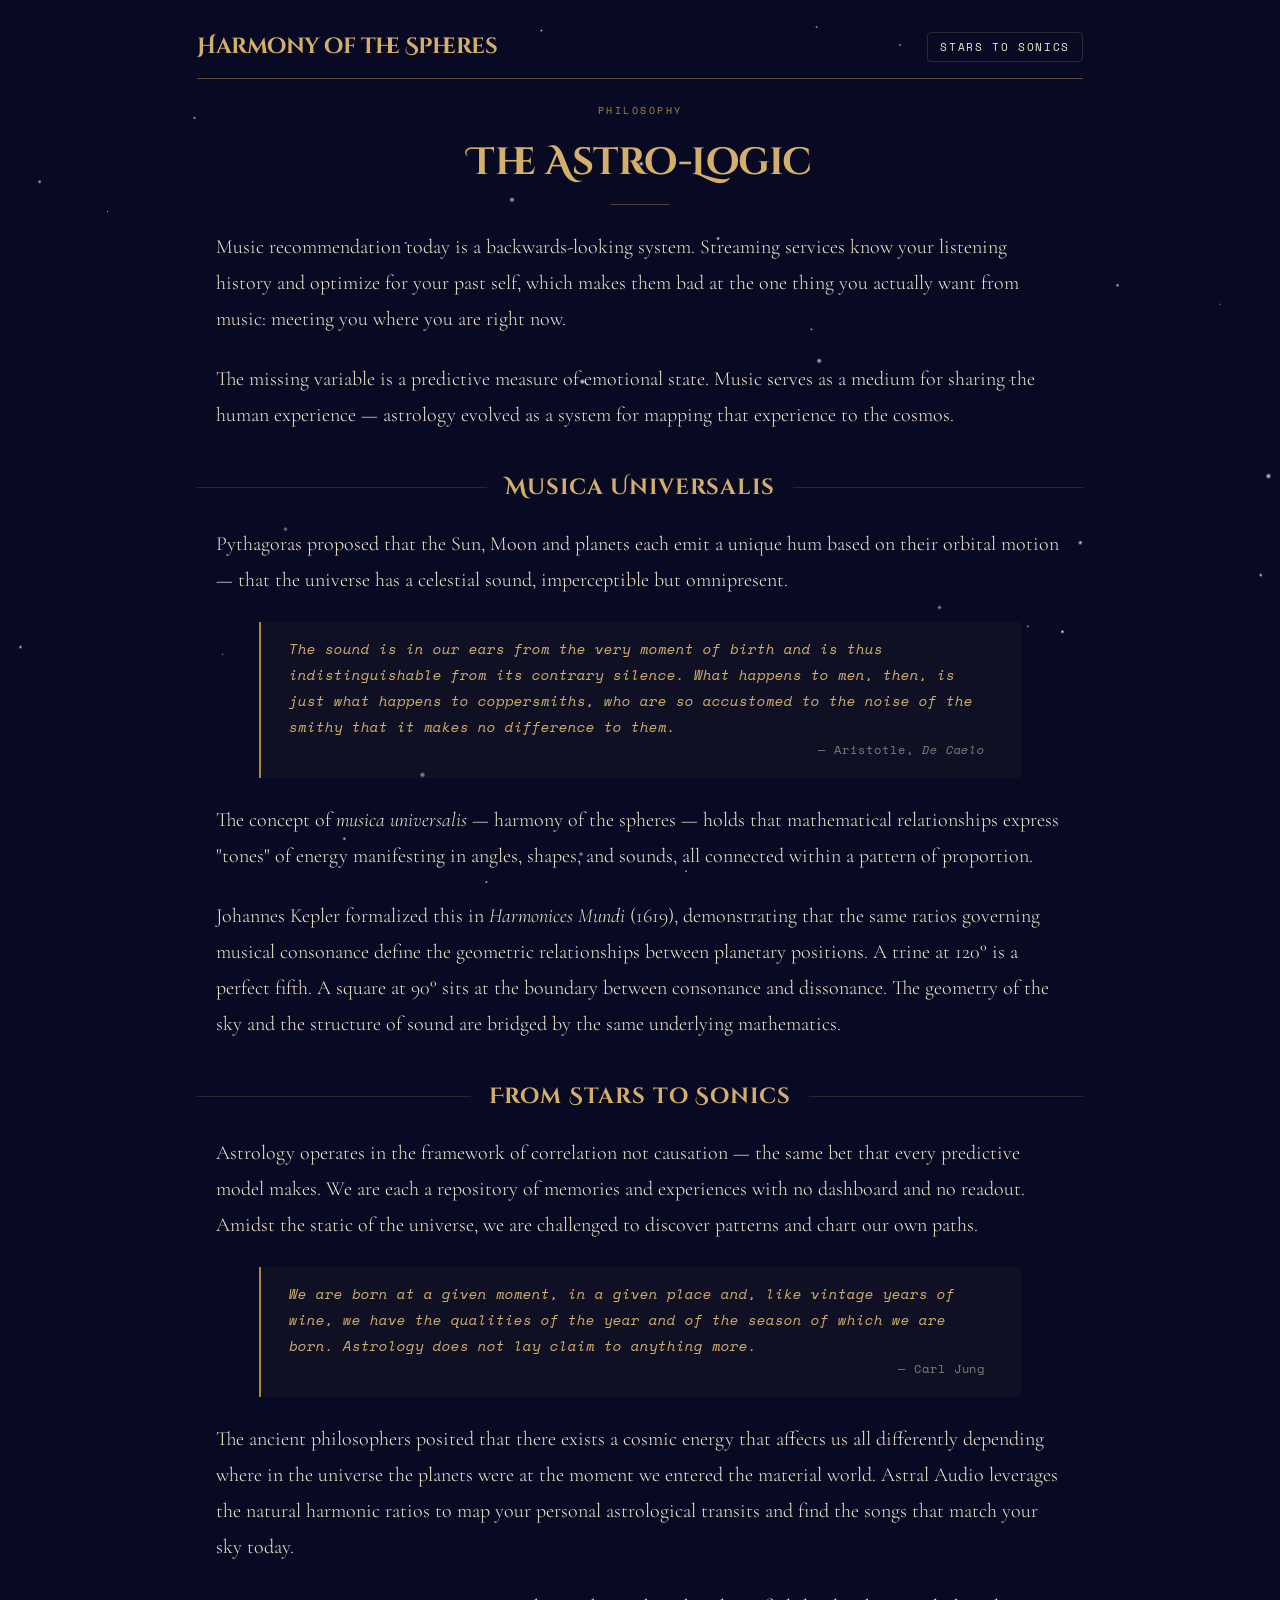
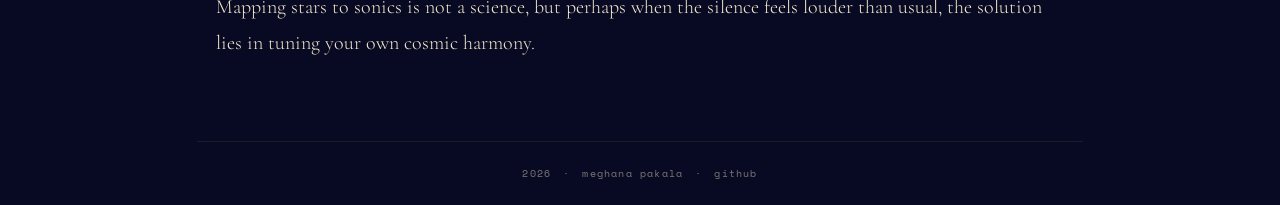
<file: app/templates/about.html>
<!DOCTYPE html>
<html lang="en">
<head>
<meta charset="UTF-8">
<meta name="viewport" content="width=device-width, initial-scale=1.0">
<title>Harmony of the Spheres — Philosophy</title>
<link rel="preconnect" href="https://fonts.googleapis.com">
<link href="https://fonts.googleapis.com/css2?family=Cinzel+Decorative:wght@700&family=Cormorant+Garamond:ital,wght@0,300;0,400;0,600;1,300;1,400&family=Space+Mono:ital,wght@0,400;0,700;1,400&display=swap" rel="stylesheet">
<style>
:root {
  --navy:      #080A23;
  --navy-mid:  #111830;
  --navy-card: #141c35;
  --gold:      #d4af6a;
  --gold-dim:  #a88840;
  --gold-pale: #f0dfa0;
  --cream:     #f2e8cc;
  --border-dim: rgba(212,175,106,0.1);
  --border:    rgba(212,175,106,0.18);
  --border-mid: rgba(212,175,106,0.35);
  --border-h:  rgba(212,175,106,0.45);
  --text-dim:  rgba(242,232,204,0.5);
  --cinzel:    'Cinzel Decorative', Georgia, serif;
  --mono:      'Space Mono', monospace;
  --serif:     'Cormorant Garamond', Georgia, serif;
}
*,*::before,*::after{box-sizing:border-box;margin:0;padding:0}
html{scroll-behavior:smooth}
body{background:#080A23;font-family:var(--serif);color:var(--cream);min-height:100vh;overflow-x:hidden}
a{color:var(--gold);text-decoration:none}
a:hover{color:var(--gold-pale)}

/* ── Starfield ── */
body::before{
  content:'';position:fixed;inset:0;z-index:0;pointer-events:none;
  background-image:
    radial-gradient(1.5px 1.5px at 63.8% 3.0%,rgba(255,255,255,0.64) 0%,transparent 100%),
    radial-gradient(2.5px 2.5px at 73.4% 67.5%,rgba(255,255,255,0.58) 0%,transparent 100%),
    radial-gradient(1.5px 1.5px at 42.3% 3.4%,rgba(255,255,255,0.75) 0%,transparent 100%),
    radial-gradient(2px 2px at 3.1% 20.2%,rgba(255,255,255,0.77) 0%,transparent 100%),
    radial-gradient(2.5px 2.5px at 22.3% 58.8%,rgba(255,255,255,0.55) 0%,transparent 100%),
    radial-gradient(1.5px 1.5px at 80.3% 69.6%,rgba(255,255,255,0.61) 0%,transparent 100%),
    radial-gradient(1px 1px at 95.3% 33.8%,rgba(255,255,255,0.59) 0%,transparent 100%),
    radial-gradient(2.5px 2.5px at 84.4% 60.3%,rgba(255,255,255,0.84) 0%,transparent 100%),
    radial-gradient(1.5px 1.5px at 53.6% 96.8%,rgba(255,255,255,0.77) 0%,transparent 100%),
    radial-gradient(1.5px 1.5px at 70.3% 5.0%,rgba(255,255,255,0.67) 0%,transparent 100%),
    radial-gradient(1px 1px at 8.4% 23.5%,rgba(255,255,255,0.66) 0%,transparent 100%),
    radial-gradient(1.5px 1.5px at 63.4% 36.6%,rgba(255,255,255,0.63) 0%,transparent 100%),
    radial-gradient(2px 2px at 26.9% 93.2%,rgba(255,255,255,0.79) 0%,transparent 100%),
    radial-gradient(1px 1px at 17.4% 72.7%,rgba(255,255,255,0.7) 0%,transparent 100%),
    radial-gradient(2px 2px at 98.5% 63.9%,rgba(255,255,255,0.82) 0%,transparent 100%),
    radial-gradient(1.5px 1.5px at 31.7% 27.0%,rgba(255,255,255,0.93) 0%,transparent 100%),
    radial-gradient(2px 2px at 87.3% 31.7%,rgba(255,255,255,0.71) 0%,transparent 100%),
    radial-gradient(2px 2px at 56.1% 26.5%,rgba(255,255,255,0.91) 0%,transparent 100%),
    radial-gradient(3px 3px at 40.0% 22.2%,rgba(255,255,255,0.75) 0%,transparent 100%),
    radial-gradient(1px 1px at 78.9% 42.3%,rgba(255,255,255,0.7) 0%,transparent 100%),
    radial-gradient(3px 3px at 99.1% 52.9%,rgba(255,255,255,0.89) 0%,transparent 100%),
    radial-gradient(2px 2px at 1.6% 71.9%,rgba(255,255,255,0.76) 0%,transparent 100%),
    radial-gradient(2.5px 2.5px at 45.4% 94.9%,rgba(255,255,255,0.66) 0%,transparent 100%),
    radial-gradient(2.5px 2.5px at 50.1% 18.2%,rgba(255,255,255,0.9) 0%,transparent 100%),
    radial-gradient(3px 3px at 45.5% 42.4%,rgba(255,255,255,0.95) 0%,transparent 100%),
    radial-gradient(1.5px 1.5px at 38.0% 98.0%,rgba(255,255,255,0.86) 0%,transparent 100%),
    radial-gradient(2px 2px at 83.0% 70.2%,rgba(255,255,255,0.94) 0%,transparent 100%),
    radial-gradient(1.5px 1.5px at 15.2% 13.1%,rgba(255,255,255,0.91) 0%,transparent 100%),
    radial-gradient(3px 3px at 64.0% 40.1%,rgba(255,255,255,0.76) 0%,transparent 100%),
    radial-gradient(3px 3px at 33.0% 86.1%,rgba(255,255,255,0.66) 0%,transparent 100%);
}

/* ── Layout ── */
.screen{position:relative;z-index:1;animation:fadeIn .4s ease}
@keyframes fadeIn{from{opacity:0;transform:translateY(10px)}to{opacity:1;transform:translateY(0)}}

.page-wrap{max-width:950px;margin:0 auto;padding:32px 32px 24px}

/* ── Header ── */
.page-header{text-align:center;margin-bottom:24px}
.eyebrow{
  font-family:var(--mono);font-size:10px;letter-spacing:.25em;text-transform:uppercase;
  color:var(--gold-dim);margin-bottom:24px;display:block;
}
.page-title{
  font-family:var(--cinzel);color:var(--gold);
  font-size:clamp(22px,3vw,42px);font-weight:700;line-height:1.1;letter-spacing:-0.5px;
  margin-bottom:20px;
}
.title-rule{
  width:60px;height:1px;background:var(--border-mid);margin:0 auto;
}

/* ── Content inset ── */
.content-inset{padding:0 clamp(8px,1.5vw,24px)}

/* ── Body text ── */
.section{margin-bottom:40px}

.section-heading{
  display:flex;align-items:center;gap:18px;
  font-family:var(--cinzel);color:var(--gold);
  font-size:clamp(16px,1.7vw,22px);font-weight:700;letter-spacing:.04em;
  white-space:nowrap;margin-bottom:24px;
}
.section-heading::before,.section-heading::after{
  content:'';flex:1;height:1px;background:var(--border);
}

.body-text{
  font-family:var(--serif);font-size:clamp(16px,1.6vw,20px);
  font-weight:300;line-height:1.8;color:var(--cream);
}
.body-text + .body-text{margin-top:1.2em}

/* ── Blockquote ── */
blockquote{
  margin:24px auto;
  max-width:90%;
  padding:14px 28px 20px;
  border-left:2px solid var(--gold-dim);
  background:rgba(212,175,106,0.04);
  border-radius:0 4px 4px 0;
}
blockquote p{
  font-family:var(--mono);font-size:clamp(12px,1.1vw,15px);
  font-style:italic;font-weight:300;line-height:1.85;
  color:var(--gold);
}
blockquote cite{
  display:block;margin-top:0;text-align:right;padding-right:8px;
  font-family:var(--mono);font-size:clamp(10px,0.95vw,13px);letter-spacing:.08em;
  color:var(--text-dim);font-style:normal;
}

/* ── Footer ── */
.site-footer{
  margin-top:80px;padding-top:24px;
  border-top:1px solid var(--border-dim);
  font-family:var(--mono);font-size:10px;letter-spacing:.12em;
  color:var(--text-dim);
  display:flex;justify-content:center;align-items:center;gap:12px;
}
.site-footer a{color:var(--text-dim);text-decoration:none;transition:color .2s}
.site-footer a:hover{color:var(--gold)}

/* ── Nav header ── */
nav{
  display:flex;justify-content:space-between;align-items:center;gap:16px;
  margin-bottom:24px;padding-bottom:16px;
  border-bottom:1px solid rgba(212,175,106,0.4);
}
.nav-link{
  font-family:var(--mono);font-size:11px;letter-spacing:.15em;
  text-transform:uppercase;
  color:var(--cream);text-decoration:none;
  border:1px solid var(--border);border-radius:4px;
  padding:6px 12px;transition:border-color .2s,color .2s;
}
.nav-link:hover{border-color:var(--border-h);color:var(--gold)}
.logo{
  font-family:var(--cinzel);font-size:clamp(16px,1.8vw,22px);
  font-weight:700;letter-spacing:-0.5px;line-height:1.05;color:var(--gold);
  text-decoration:none;
}
@media(max-width:768px){
  .page-wrap{padding:24px 16px 32px}
  .nav-link{white-space:normal;text-align:center;padding:6px 8px}
}
</style>
</head>
<body>
<div class="screen">
  <div class="page-wrap">

    <nav>
      <a href="/" class="logo">Harmony of the&nbsp;Spheres</a>
      <a href="https://github.com/meghana-pakala/astral-audio" target="_blank" rel="noopener" class="nav-link">Stars to Sonics</a>
    </nav>

    <header class="page-header">
      <span class="eyebrow">Philosophy</span>
      <h1 class="page-title">The Astro-Logic</h1>
      <div class="title-rule"></div>
    </header>

    <section class="section">
      <div class="content-inset">
        <p class="body-text">Music recommendation today is a backwards-looking system. Streaming services know your listening history and optimize for your past self, which makes them bad at the one thing you actually want from music: meeting you where you are right now.</p>
        <p class="body-text">The missing variable is a predictive measure of emotional state. Music serves as a medium for sharing the human experience — astrology evolved as a system for mapping that experience to the cosmos.</p>
      </div>
    </section>

    <section class="section">
      <h2 class="section-heading">Musica Universalis</h2>
      <div class="content-inset">
        <p class="body-text">Pythagoras proposed that the Sun, Moon and planets each emit a unique hum based on their orbital motion — that the universe has a celestial sound, imperceptible but omnipresent.</p>

        <blockquote>
          <p>The sound is in our ears from the very moment of birth and is thus indistinguishable from its contrary silence. What happens to men, then, is just what happens to coppersmiths, who are so accustomed to the noise of the smithy that it makes no difference to them.</p>
          <cite>— Aristotle, <em>De Caelo</em></cite>
        </blockquote>

        <p class="body-text">The concept of <em>musica universalis</em> — harmony of the spheres — holds that mathematical relationships express "tones" of energy manifesting in angles, shapes, and sounds, all connected within a pattern of proportion.</p>
        <p class="body-text">Johannes Kepler formalized this in <em>Harmonices Mundi</em> (1619), demonstrating that the same ratios governing musical consonance define the geometric relationships between planetary positions. A trine at 120° is a perfect fifth. A square at 90° sits at the boundary between consonance and dissonance. The geometry of the sky and the structure of sound are bridged by the same underlying mathematics.</p>
      </div>
    </section>

    <section class="section">
      <h2 class="section-heading">From Stars to Sonics</h2>
      <div class="content-inset">
        <p class="body-text">Astrology operates in the framework of correlation not causation — the same bet that every predictive model makes. We are each a repository of memories and experiences with no dashboard and no readout. Amidst the static of the universe, we are challenged to discover patterns and chart our own paths.</p>

        <blockquote>
          <p>We are born at a given moment, in a given place and, like vintage years of wine, we have the qualities of the year and of the season of which we are born. Astrology does not lay claim to anything more.</p>
          <cite>— Carl Jung</cite>
        </blockquote>

        <p class="body-text">The ancient philosophers posited that there exists a cosmic energy that affects us all differently depending where in the universe the planets were at the moment we entered the material world. Astral Audio leverages the natural harmonic ratios to map your personal astrological transits and find the songs that match your sky today.</p>
        <p class="body-text closing">Mapping stars to sonics is not a science, but perhaps when the silence feels louder than usual, the solution lies in tuning your own cosmic harmony.</p>
      </div>
    </section>

    <footer class="site-footer">
      <span>2026</span>
      <span class="footer-divider">·</span>
      <span>meghana pakala</span>
      <span class="footer-divider">·</span>
      <a href="https://github.com/meghana-pakala/astral-audio" target="_blank" rel="noopener">github</a>
    </footer>

  </div>
</div>
</body>
</html>
</file>
